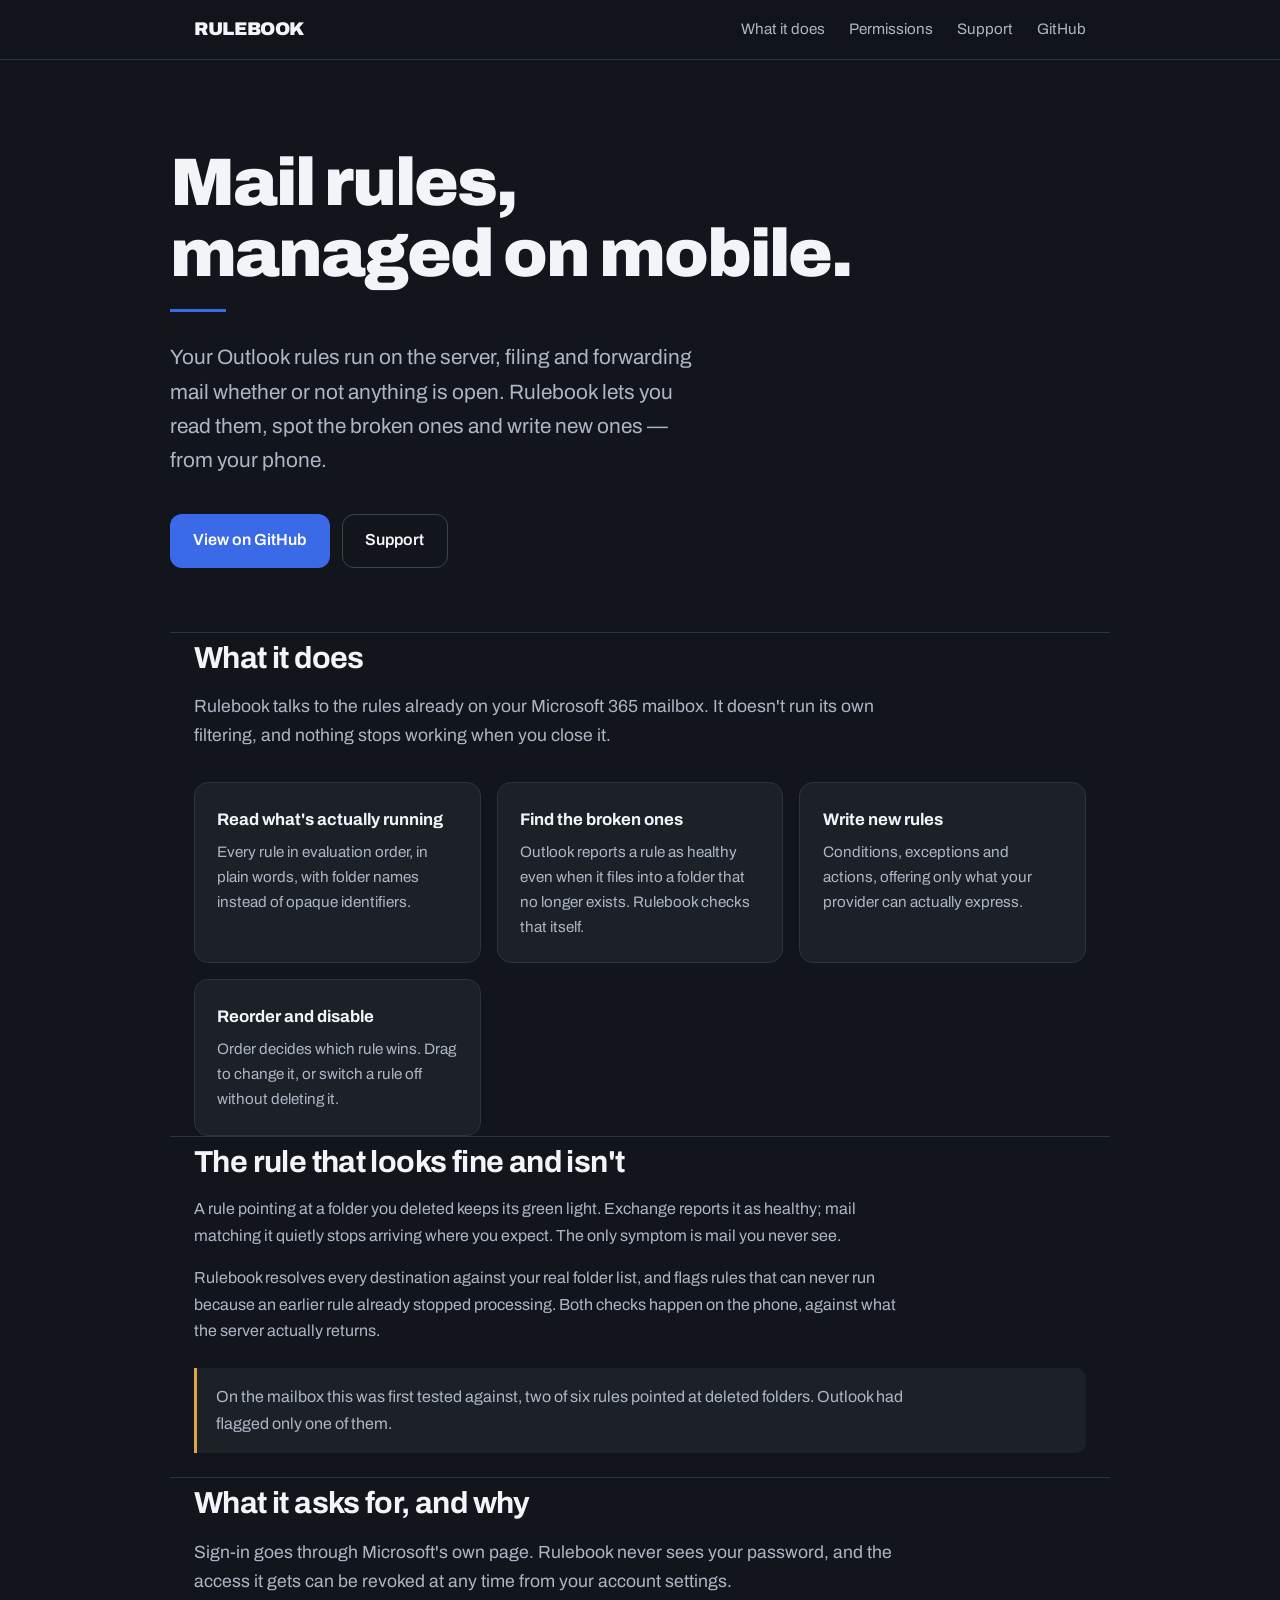
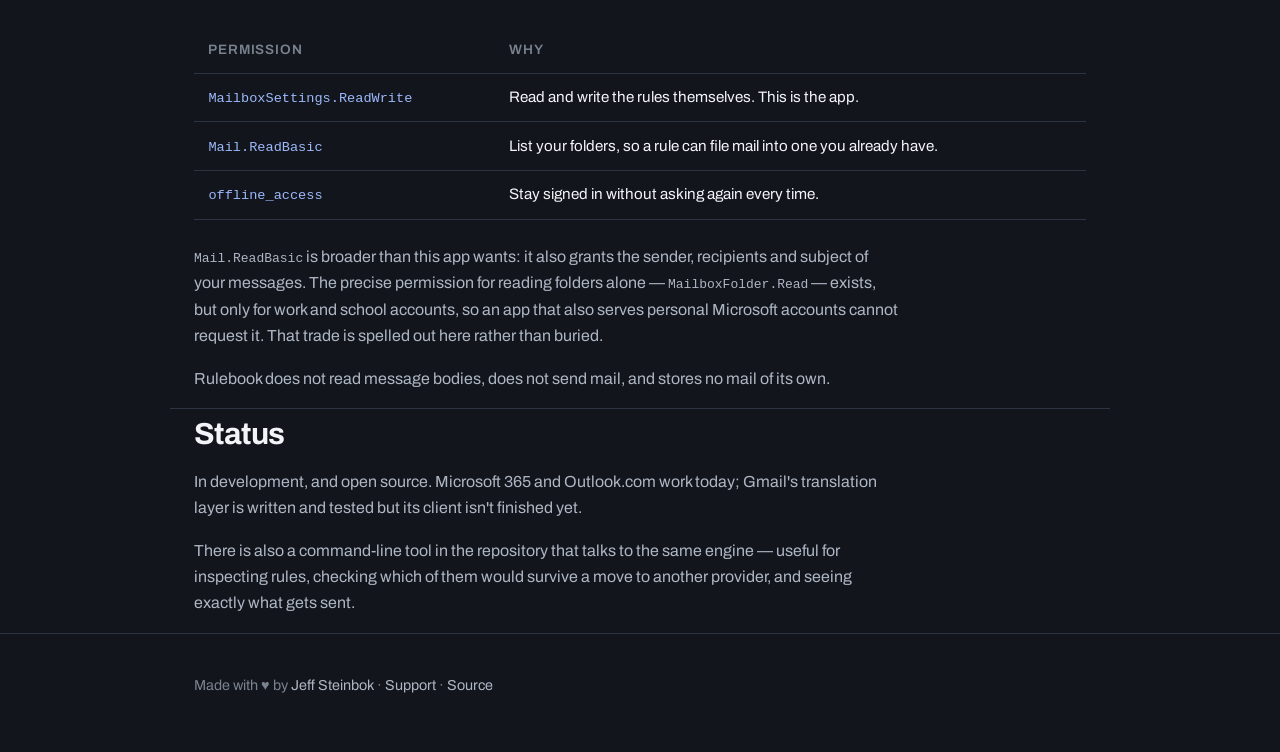
<file: docs/index.html>
<!DOCTYPE html>
<html lang="en">
<head>
<meta charset="UTF-8">
<meta name="viewport" content="width=device-width, initial-scale=1.0">
<title>Rulebook — Outlook mail rules, managed on mobile</title>
<meta name="description" content="Read, fix and write the mail rules already running on your Microsoft 365 mailbox, from your phone. Open source, iOS.">
<meta property="og:title" content="Rulebook — Outlook mail rules, managed on mobile">
<meta property="og:description" content="Read, fix and write the mail rules already running on your Microsoft 365 mailbox, from your phone.">
<meta property="og:url" content="https://jeffsteinbok.github.io/Rulebook/">
<link rel="icon" type="image/png" href="icon.png">
<link rel="apple-touch-icon" href="icon.png">
<link rel="preconnect" href="https://fonts.googleapis.com">
<link rel="preconnect" href="https://fonts.gstatic.com" crossorigin>
<link href="https://fonts.googleapis.com/css2?family=Archivo:wght@400;600;700;900&display=swap" rel="stylesheet">
<link rel="stylesheet" href="style.css">
</head>
<body>

<nav>
  <div class="nav-inner">
    <a class="wordmark" href="./">RULEBOOK</a>
    <div class="nav-links">
      <a href="#what">What it does</a>
      <a href="#permissions">Permissions</a>
      <a href="support.html">Support</a>
      <a href="https://github.com/JeffSteinbok/Rulebook">GitHub</a>
    </div>
  </div>
</nav>

<div class="container hero">
  <h1>Mail rules,<br>managed on mobile.</h1>
  <div class="rule"></div>
  <p class="lede">
    Your Outlook rules run on the server, filing and forwarding mail whether or
    not anything is open. Rulebook lets you read them, spot the broken ones and
    write new ones — from your phone.
  </p>
  <div class="hero-buttons">
    <a class="btn btn-primary" href="https://github.com/JeffSteinbok/Rulebook">View on GitHub</a>
    <a class="btn btn-ghost" href="support.html">Support</a>
  </div>
</div>

<section id="what" class="container">
  <h2>What it does</h2>
  <p class="section-lede">
    Rulebook talks to the rules already on your Microsoft&nbsp;365 mailbox. It
    doesn't run its own filtering, and nothing stops working when you close it.
  </p>

  <div class="grid">
    <div class="card">
      <h3>Read what's actually running</h3>
      <p>Every rule in evaluation order, in plain words, with folder names instead of opaque identifiers.</p>
    </div>
    <div class="card">
      <h3>Find the broken ones</h3>
      <p>Outlook reports a rule as healthy even when it files into a folder that no longer exists. Rulebook checks that itself.</p>
    </div>
    <div class="card">
      <h3>Write new rules</h3>
      <p>Conditions, exceptions and actions, offering only what your provider can actually express.</p>
    </div>
    <div class="card">
      <h3>Reorder and disable</h3>
      <p>Order decides which rule wins. Drag to change it, or switch a rule off without deleting it.</p>
    </div>
  </div>
</section>

<section id="broken" class="container">
  <h2>The rule that looks fine and isn't</h2>
  <p>
    A rule pointing at a folder you deleted keeps its green light. Exchange
    reports it as healthy; mail matching it quietly stops arriving where you
    expect. The only symptom is mail you never see.
  </p>
  <p>
    Rulebook resolves every destination against your real folder list, and flags
    rules that can never run because an earlier rule already stopped processing.
    Both checks happen on the phone, against what the server actually returns.
  </p>
  <div class="note warn">
    <p>On the mailbox this was first tested against, two of six rules pointed at
    deleted folders. Outlook had flagged only one of them.</p>
  </div>
</section>

<section id="permissions" class="container">
  <h2>What it asks for, and why</h2>
  <p class="section-lede">
    Sign-in goes through Microsoft's own page. Rulebook never sees your password,
    and the access it gets can be revoked at any time from your account settings.
  </p>

  <table>
    <tr><th>Permission</th><th>Why</th></tr>
    <tr>
      <td><code>MailboxSettings.ReadWrite</code></td>
      <td>Read and write the rules themselves. This is the app.</td>
    </tr>
    <tr>
      <td><code>Mail.ReadBasic</code></td>
      <td>List your folders, so a rule can file mail into one you already have.</td>
    </tr>
    <tr>
      <td><code>offline_access</code></td>
      <td>Stay signed in without asking again every time.</td>
    </tr>
  </table>

  <p>
    <code>Mail.ReadBasic</code> is broader than this app wants: it also grants the
    sender, recipients and subject of your messages. The precise permission for
    reading folders alone — <code>MailboxFolder.Read</code> — exists, but only for
    work and school accounts, so an app that also serves personal Microsoft
    accounts cannot request it. That trade is spelled out here rather than buried.
  </p>
  <p>
    Rulebook does not read message bodies, does not send mail, and stores no mail
    of its own.
  </p>
</section>

<section id="status" class="container">
  <h2>Status</h2>
  <p>
    In development, and open source. Microsoft&nbsp;365 and Outlook.com work
    today; Gmail's translation layer is written and tested but its client isn't
    finished yet.
  </p>
  <p>
    There is also a command-line tool in the repository that talks to the same
    engine — useful for inspecting rules, checking which of them would survive a
    move to another provider, and seeing exactly what gets sent.
  </p>
</section>

<footer>
  <div class="container">
    <p>Made with ♥ by <a href="https://github.com/JeffSteinbok">Jeff Steinbok</a> ·
       <a href="support.html">Support</a> ·
       <a href="https://github.com/JeffSteinbok/Rulebook">Source</a></p>
  </div>
</footer>

</body>
</html>
</file>
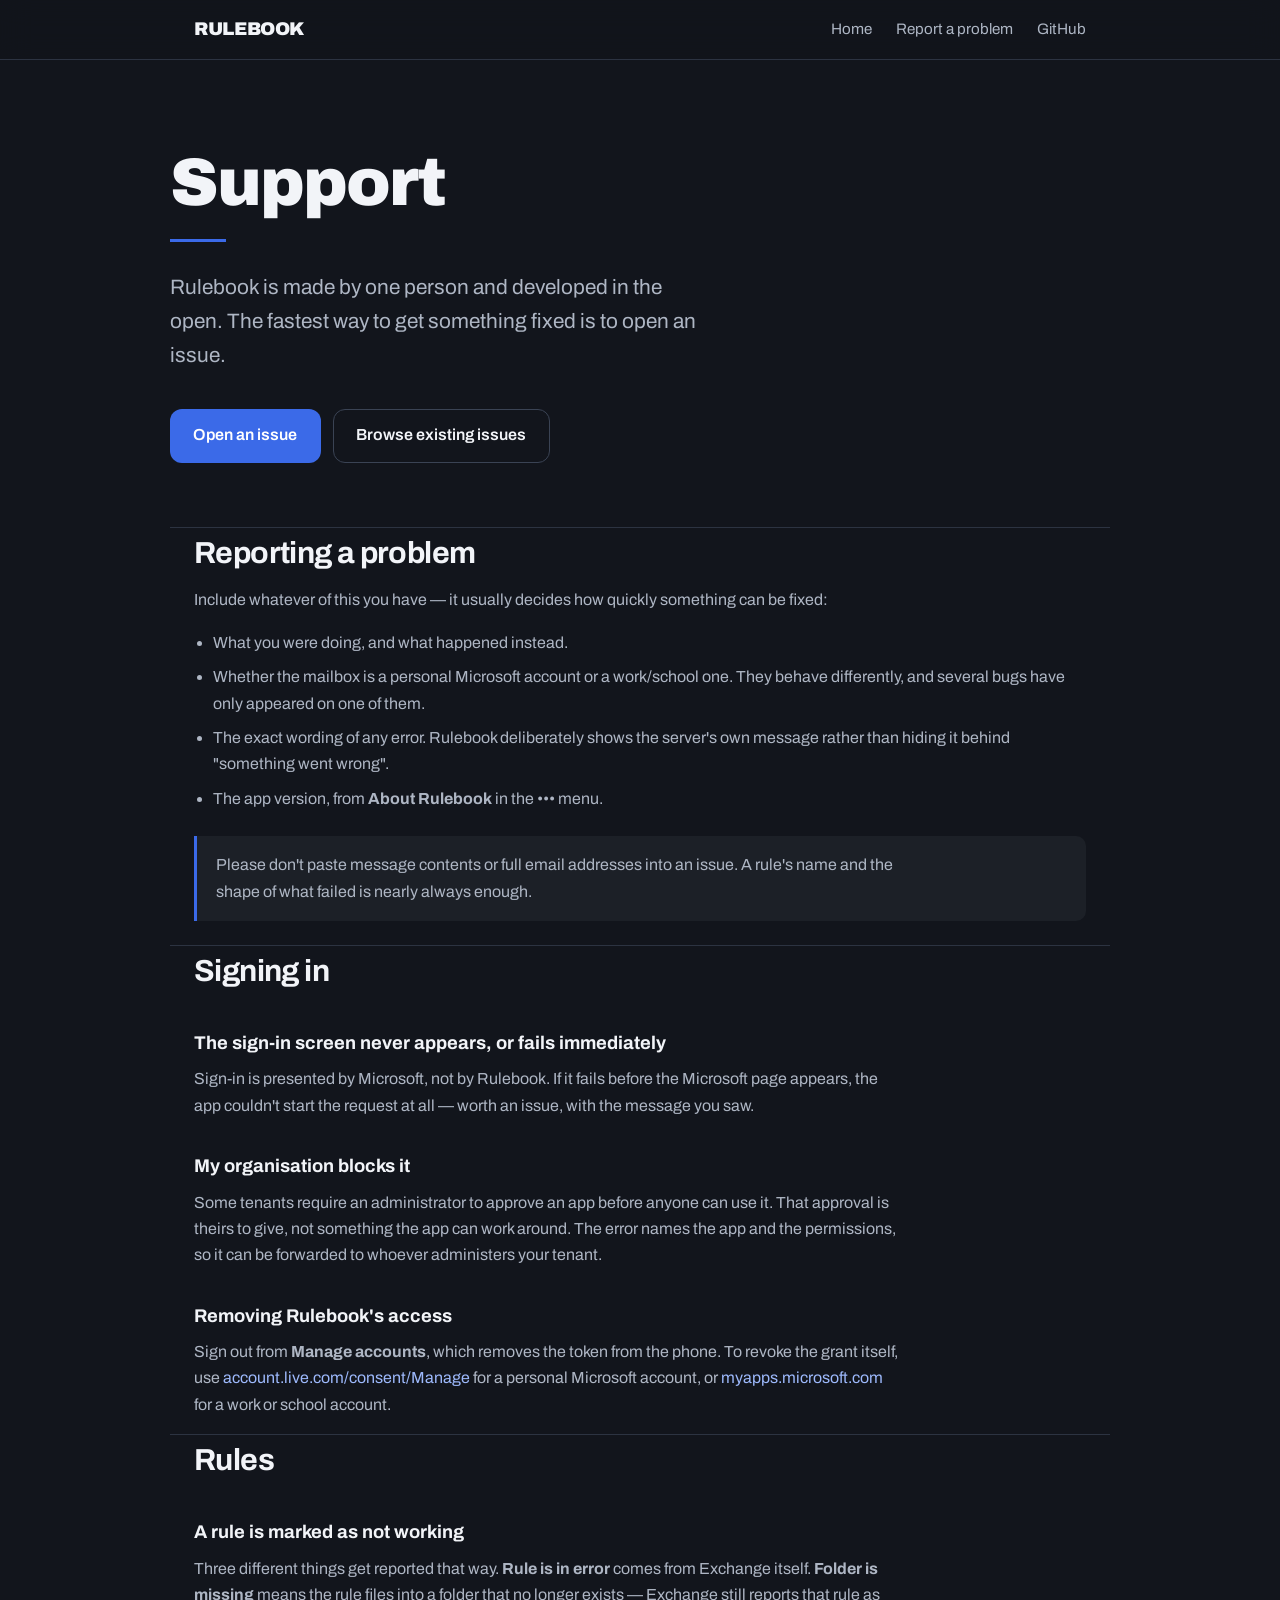
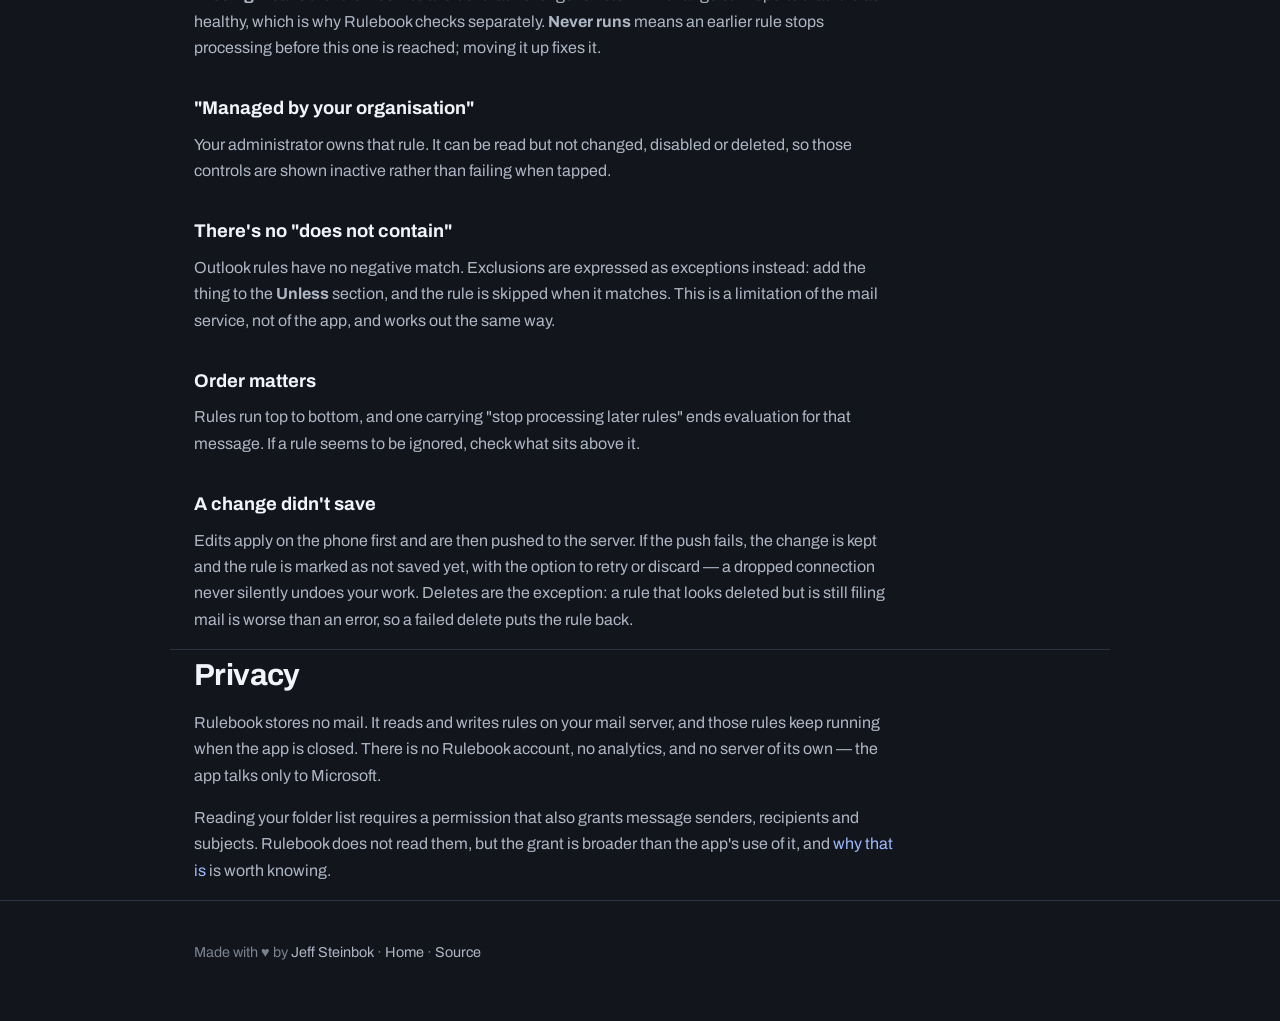
<file: docs/support.html>
<!DOCTYPE html>
<html lang="en">
<head>
<meta charset="UTF-8">
<meta name="viewport" content="width=device-width, initial-scale=1.0">
<title>Rulebook — Support</title>
<meta name="description" content="Help with Rulebook: signing in, permissions, broken rules, and how to report a problem.">
<meta property="og:title" content="Rulebook — Support">
<meta property="og:url" content="https://jeffsteinbok.github.io/Rulebook/support.html">
<link rel="icon" type="image/png" href="icon.png">
<link rel="apple-touch-icon" href="icon.png">
<link rel="preconnect" href="https://fonts.googleapis.com">
<link rel="preconnect" href="https://fonts.gstatic.com" crossorigin>
<link href="https://fonts.googleapis.com/css2?family=Archivo:wght@400;600;700;900&display=swap" rel="stylesheet">
<link rel="stylesheet" href="style.css">
</head>
<body>

<nav>
  <div class="nav-inner">
    <a class="wordmark" href="./">RULEBOOK</a>
    <div class="nav-links">
      <a href="./">Home</a>
      <a href="#report">Report a problem</a>
      <a href="https://github.com/JeffSteinbok/Rulebook">GitHub</a>
    </div>
  </div>
</nav>

<div class="container hero">
  <h1>Support</h1>
  <div class="rule"></div>
  <p class="lede">
    Rulebook is made by one person and developed in the open. The fastest way to
    get something fixed is to open an issue.
  </p>
  <div class="hero-buttons">
    <a class="btn btn-primary" href="https://github.com/JeffSteinbok/Rulebook/issues/new">Open an issue</a>
    <a class="btn btn-ghost" href="https://github.com/JeffSteinbok/Rulebook/issues">Browse existing issues</a>
  </div>
</div>

<section id="report" class="container">
  <h2>Reporting a problem</h2>
  <p>Include whatever of this you have — it usually decides how quickly something can be fixed:</p>
  <ul>
    <li>What you were doing, and what happened instead.</li>
    <li>Whether the mailbox is a personal Microsoft account or a work/school one. They behave differently, and several bugs have only appeared on one of them.</li>
    <li>The exact wording of any error. Rulebook deliberately shows the server's own message rather than hiding it behind "something went wrong".</li>
    <li>The app version, from <strong>About Rulebook</strong> in the ••• menu.</li>
  </ul>
  <div class="note">
    <p>Please don't paste message contents or full email addresses into an issue.
    A rule's name and the shape of what failed is nearly always enough.</p>
  </div>
</section>

<section id="signin" class="container">
  <h2>Signing in</h2>

  <h3>The sign-in screen never appears, or fails immediately</h3>
  <p>
    Sign-in is presented by Microsoft, not by Rulebook. If it fails before the
    Microsoft page appears, the app couldn't start the request at all — worth an
    issue, with the message you saw.
  </p>

  <h3>My organisation blocks it</h3>
  <p>
    Some tenants require an administrator to approve an app before anyone can
    use it. That approval is theirs to give, not something the app can work
    around. The error names the app and the permissions, so it can be forwarded
    to whoever administers your tenant.
  </p>

  <h3>Removing Rulebook's access</h3>
  <p>
    Sign out from <strong>Manage accounts</strong>, which removes the token from
    the phone. To revoke the grant itself, use
    <a href="https://account.live.com/consent/Manage">account.live.com/consent/Manage</a>
    for a personal Microsoft account, or
    <a href="https://myapps.microsoft.com">myapps.microsoft.com</a> for a work or
    school account.
  </p>
</section>

<section id="rules" class="container">
  <h2>Rules</h2>

  <h3>A rule is marked as not working</h3>
  <p>
    Three different things get reported that way. <strong>Rule is in error</strong>
    comes from Exchange itself. <strong>Folder is missing</strong> means the rule
    files into a folder that no longer exists — Exchange still reports that rule
    as healthy, which is why Rulebook checks separately. <strong>Never runs</strong>
    means an earlier rule stops processing before this one is reached; moving it
    up fixes it.
  </p>

  <h3>"Managed by your organisation"</h3>
  <p>
    Your administrator owns that rule. It can be read but not changed, disabled
    or deleted, so those controls are shown inactive rather than failing when
    tapped.
  </p>

  <h3>There's no "does not contain"</h3>
  <p>
    Outlook rules have no negative match. Exclusions are expressed as exceptions
    instead: add the thing to the <strong>Unless</strong> section, and the rule is
    skipped when it matches. This is a limitation of the mail service, not of the
    app, and works out the same way.
  </p>

  <h3>Order matters</h3>
  <p>
    Rules run top to bottom, and one carrying "stop processing later rules" ends
    evaluation for that message. If a rule seems to be ignored, check what sits
    above it.
  </p>

  <h3>A change didn't save</h3>
  <p>
    Edits apply on the phone first and are then pushed to the server. If the push
    fails, the change is kept and the rule is marked as not saved yet, with the
    option to retry or discard — a dropped connection never silently undoes your
    work. Deletes are the exception: a rule that looks deleted but is still
    filing mail is worse than an error, so a failed delete puts the rule back.
  </p>
</section>

<section id="privacy" class="container">
  <h2>Privacy</h2>
  <p>
    Rulebook stores no mail. It reads and writes rules on your mail server, and
    those rules keep running when the app is closed. There is no Rulebook
    account, no analytics, and no server of its own — the app talks only to
    Microsoft.
  </p>
  <p>
    Reading your folder list requires a permission that also grants message
    senders, recipients and subjects. Rulebook does not read them, but the grant
    is broader than the app's use of it, and
    <a href="./#permissions">why that is</a> is worth knowing.
  </p>
</section>

<footer>
  <div class="container">
    <p>Made with ♥ by <a href="https://github.com/JeffSteinbok">Jeff Steinbok</a> ·
       <a href="./">Home</a> ·
       <a href="https://github.com/JeffSteinbok/Rulebook">Source</a></p>
  </div>
</footer>

</body>
</html>
</file>
<file: docs/style.css>
/* Rulebook — web palette taken from the app's dark tokens, so the site and
   the product look like the same thing. */
:root {
    --ground: #12151C;
    --surface: #1C2027;
    --surface-2: #232833;
    --border: #2C3341;
    --border-bright: #3A4354;
    --ink: #F2F4F8;
    --ink-dim: #AEB6C4;
    --ink-muted: #79828F;
    --accent: #3B6AE8;
    --accent-ink: #9DB9FC;
    --warning: #E0A44A;
    --mono: 'SF Mono', 'Fira Code', ui-monospace, monospace;
}

* { margin: 0; padding: 0; box-sizing: border-box; }
html { scroll-behavior: smooth; }

body {
    font-family: 'Archivo', -apple-system, BlinkMacSystemFont, 'Segoe UI', Roboto, sans-serif;
    background: var(--ground);
    color: var(--ink);
    line-height: 1.65;
    -webkit-font-smoothing: antialiased;
}

a { color: var(--accent-ink); text-decoration: none; }
a:hover { text-decoration: underline; }

.container { max-width: 940px; margin: 0 auto; padding: 0 1.5rem; }

/* ── Nav ── */
nav {
    position: sticky; top: 0; z-index: 50;
    background: rgba(18, 21, 28, 0.82);
    backdrop-filter: blur(16px); -webkit-backdrop-filter: blur(16px);
    border-bottom: 1px solid var(--border);
}
.nav-inner {
    max-width: 940px; margin: 0 auto; padding: 0.9rem 1.5rem;
    display: flex; align-items: center; gap: 1.5rem;
}
.wordmark {
    font-weight: 900; letter-spacing: -0.02em; font-size: 1.15rem;
    color: var(--ink); text-decoration: none;
}
.wordmark:hover { text-decoration: none; }
.nav-links { margin-left: auto; display: flex; gap: 1.5rem; font-size: 0.95rem; }
.nav-links a { color: var(--ink-dim); }
.nav-links a:hover { color: var(--ink); text-decoration: none; }

/* ── Hero ── */
.hero { padding: 5.5rem 0 4rem; }
.hero h1 {
    font-size: clamp(2.6rem, 7vw, 4.2rem); font-weight: 900;
    letter-spacing: -0.03em; line-height: 1.05; margin-bottom: 1.25rem;
}
.hero .rule { width: 56px; height: 3px; background: var(--accent); margin-bottom: 1.75rem; }
.hero p.lede { font-size: 1.3rem; color: var(--ink-dim); max-width: 34rem; }
.hero-buttons { display: flex; flex-wrap: wrap; gap: 0.75rem; margin-top: 2.25rem; }

.btn {
    display: inline-flex; align-items: center; gap: 0.5rem;
    padding: 0.8rem 1.4rem; border-radius: 12px; font-weight: 600;
    font-size: 1rem; border: 1px solid transparent; transition: all 0.15s ease;
}
.btn-primary { background: var(--accent); color: #fff; }
.btn-primary:hover { background: #4d78ee; text-decoration: none; }
.btn-ghost { border-color: var(--border-bright); color: var(--ink); }
.btn-ghost:hover { border-color: var(--ink-muted); text-decoration: none; }

/* ── Sections ── */
section { padding: 3.5rem 0; border-top: 1px solid var(--border); }
section h2 {
    font-size: 1.9rem; font-weight: 700; letter-spacing: -0.02em; margin-bottom: 0.6rem;
}
section h3 { font-size: 1.15rem; font-weight: 700; margin: 2rem 0 0.5rem; }
section p { color: var(--ink-dim); max-width: 44rem; margin-bottom: 1rem; }
.section-lede { font-size: 1.1rem; margin-bottom: 2rem; }

.grid { display: grid; grid-template-columns: repeat(auto-fit, minmax(260px, 1fr)); gap: 1rem; }
.card {
    background: var(--surface); border: 1px solid var(--border);
    border-radius: 14px; padding: 1.4rem;
}
.card h3 { margin: 0 0 0.4rem; font-size: 1.05rem; }
.card p { font-size: 0.95rem; margin: 0; color: var(--ink-dim); }

table { width: 100%; border-collapse: collapse; margin: 1rem 0 1.5rem; font-size: 0.95rem; }
th, td { text-align: left; padding: 0.7rem 0.9rem; border-bottom: 1px solid var(--border); vertical-align: top; }
th { color: var(--ink-muted); font-weight: 600; font-size: 0.85rem; text-transform: uppercase; letter-spacing: 0.06em; }
td code { font-family: var(--mono); font-size: 0.85rem; color: var(--accent-ink); }

.note {
    background: var(--surface); border-left: 3px solid var(--accent);
    border-radius: 0 10px 10px 0; padding: 1rem 1.2rem; margin: 1.5rem 0;
}
.note p { margin: 0; }
.note.warn { border-left-color: var(--warning); }

ul { color: var(--ink-dim); margin: 0 0 1rem 1.2rem; }
li { margin-bottom: 0.5rem; }

footer {
    border-top: 1px solid var(--border); padding: 2.5rem 0 3.5rem;
    color: var(--ink-muted); font-size: 0.9rem;
}
footer a { color: var(--ink-dim); }

@media (max-width: 560px) {
    .nav-links { gap: 1rem; font-size: 0.9rem; }
    .hero { padding: 3.5rem 0 2.5rem; }
}
</file>
